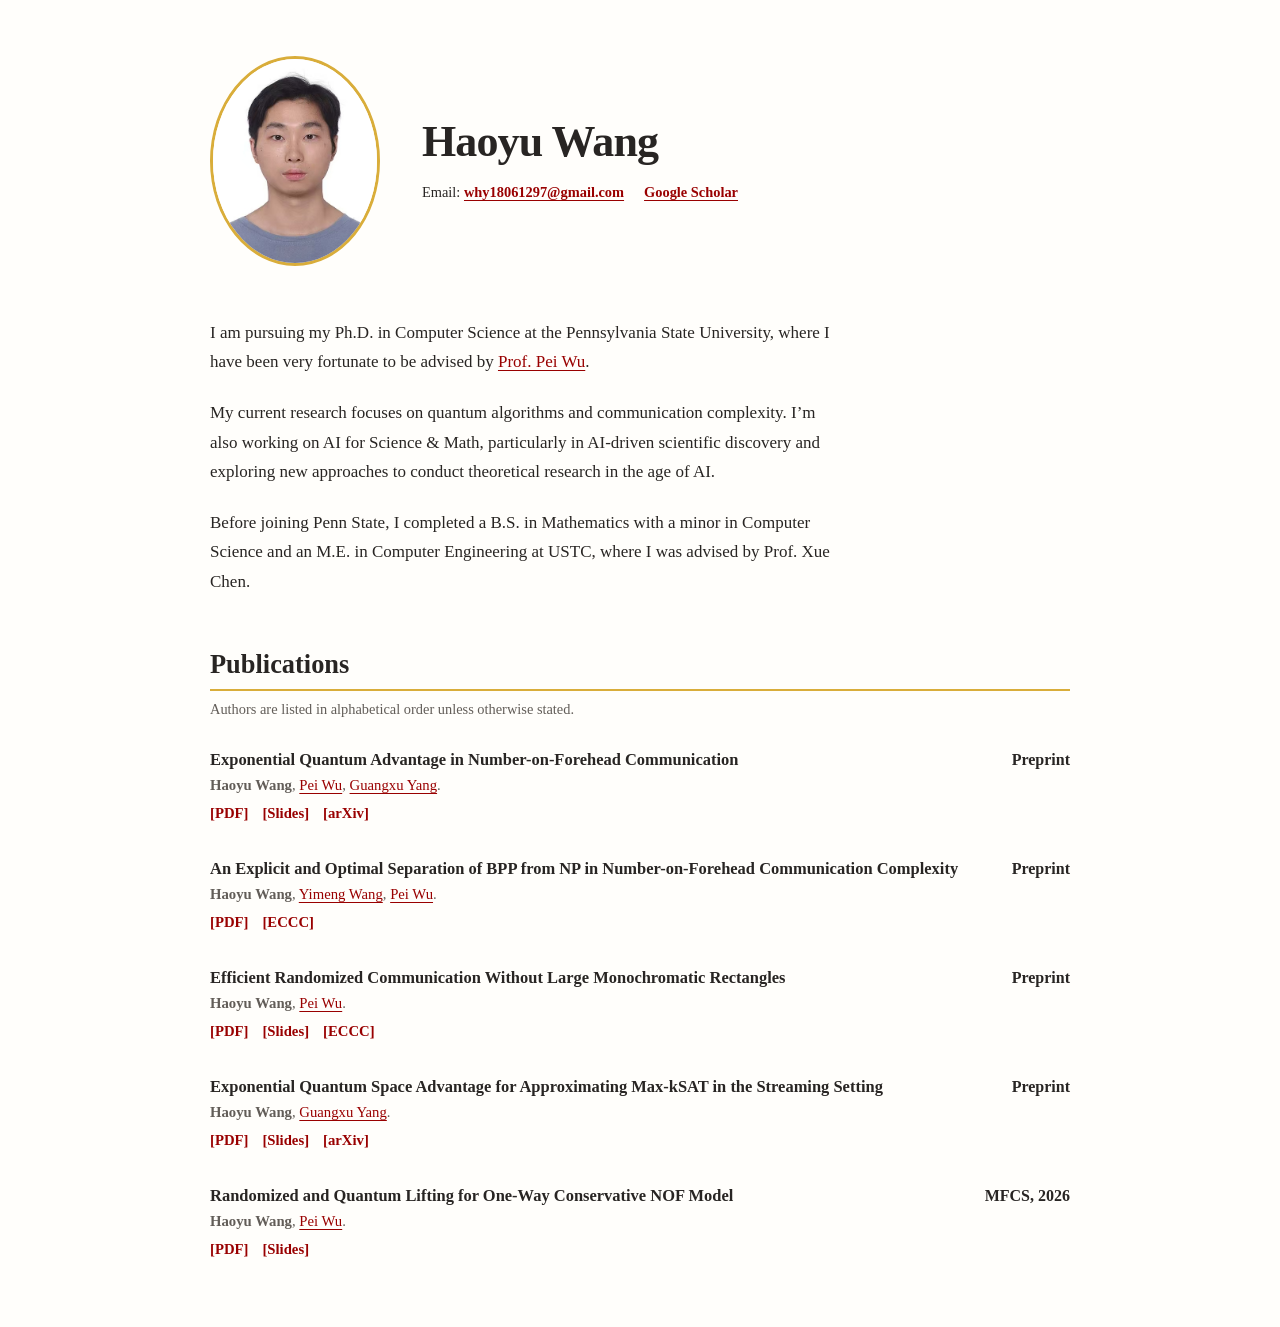
<file: index.html>
<!doctype html>
<html lang="en">
  <head>
    <meta charset="UTF-8" />
    <meta name="viewport" content="width=device-width, initial-scale=1" />

    <!-- 修改 1：浏览器标签页标题和搜索结果简介 -->
    <title>Haoyu Wang | Academic Homepage</title>
    <meta
      name="description"
      content="Haoyu Wang is a Computer Science Ph.D. student at Penn State, advised by Prof. Pei Wu, researching communication complexity and quantum algorithms."
    />

    <link rel="canonical" href="https://27oexpert.github.io/" />
    <meta property="og:type" content="profile" />
    <meta
      property="og:title"
      content="Haoyu Wang | Academic Homepage"
    />
    <meta
      property="og:description"
      content="Haoyu Wang is a Computer Science Ph.D. student at Penn State, advised by Prof. Pei Wu, researching communication complexity and quantum algorithms."
    />
    <meta property="og:url" content="https://27oexpert.github.io/" />
    <meta
      property="og:image"
      content="https://27oexpert.github.io/assets/photo.jpg"
    />
    <meta property="og:image:alt" content="Portrait of Haoyu Wang" />

    <script type="application/ld+json">
      {
        "@context": "https://schema.org",
        "@type": "ProfilePage",
        "url": "https://27oexpert.github.io/",
        "name": "Haoyu Wang | Academic Homepage",
        "mainEntity": {
          "@type": "Person",
          "@id": "https://27oexpert.github.io/#haoyu-wang",
          "name": "Haoyu Wang",
          "url": "https://27oexpert.github.io/",
          "image": "https://27oexpert.github.io/assets/photo.jpg",
          "jobTitle": "Ph.D. Student in Computer Science",
          "affiliation": {
            "@type": "CollegeOrUniversity",
            "name": "The Pennsylvania State University",
            "alternateName": "Penn State"
          },
          "sameAs": [
            "https://scholar.google.com/citations?user=5UsbgVEAAAAJ",
            "https://github.com/27OExpert"
          ],
          "knowsAbout": [
            "Communication complexity",
            "Quantum algorithms",
            "AI for Science"
          ]
        }
      }
    </script>

    <link rel="icon" href="assets/favicon.svg" type="image/svg+xml" />
    <link rel="stylesheet" href="styles.css" />
  </head>

  <body>
    <a class="skip-link" href="#main-content">Skip to main content</a>

    <main id="main-content" class="container">
      <!-- ============================================================
        修改 2：照片与基本信息
        - 把 assets/profile-placeholder.svg 换成你的照片，例如 assets/profile.jpg
        - 建议使用正方形照片，尺寸至少 600 x 600 像素
        - 修改姓名、学校、邮箱和个人链接
      ============================================================= -->
      <header class="profile">
        <img
          class="portrait"
          src="assets/photo.jpg"
          alt="Portrait of Haoyu Wang"
          width="210"
          height="210"
        />

        <div class="profile-copy">
          <h1>Haoyu Wang</h1>

          <p class="profile-links">
            <span>Email: <a href="mailto:why18061297@gmail.com">why18061297@gmail.com</a></span>
            <a
              href="https://scholar.google.com/citations?user=5UsbgVEAAAAJ&hl=zh-CN"
              target="_blank"
              rel="noopener noreferrer"
            >Google Scholar</a>
          </p>
        </div>
      </header>

      <!-- ============================================================
        修改 3：个人介绍（按你的要求，只保留两段）
        直接替换下面两个段落中的文字和链接即可。
      ============================================================= -->
      <section class="about" aria-label="About me">
        <p>
          I am pursuing my Ph.D. in Computer Science at the Pennsylvania State University, where I have been very fortunate to be advised by
          <a href="https://pwu.netlify.app/">Prof. Pei Wu</a>.
        </p>
        <p>
          My current research focuses on quantum algorithms and communication complexity. I’m also working on AI for Science &amp Math, particularly in AI-driven scientific discovery and exploring new approaches to conduct theoretical research in the age of AI.
        </p>
        <p>
          Before joining Penn State, I completed a B.S. in Mathematics with a
          minor in Computer Science and an M.E. in Computer Engineering at USTC,
          where I was advised by Prof. Xue Chen.
        </p>
      </section>

      <!-- ============================================================
        修改 4：论文列表
        复制一整段 <article class="publication">...</article> 来新增论文。
        用 <strong>...</strong> 加粗你自己的姓名。
      ============================================================= -->
      <section class="publications" aria-labelledby="publications-title">
        <h2 id="publications-title">Publications</h2>
        <p class="publication-note">
          Authors are listed in alphabetical order unless otherwise stated.
        </p>

        <div class="publication-list">
            <article class="publication">
            <div class="publication-heading">
              <h3>Exponential Quantum Advantage in Number-on-Forehead Communication</h3>
              <p class="venue">Preprint</p>
            </div>
            <p class="authors">
              <strong>Haoyu Wang</strong>, <a href="https://pwu.netlify.app/">Pei Wu</a>, <a href="https://guangxu-yang.github.io/">Guangxu Yang</a>.
            </p>
            <p class="paper-links">
              <a href="assets/paper-quantum-advantage-nof.pdf" target="_blank" rel="noopener noreferrer">[PDF]</a>
              <a href="assets/slides-quantum-advantage-nof.html?v=8115e60#s1" target="_blank" rel="noopener noreferrer">[Slides]</a>
              <a href="https://arxiv.org/abs/2609.40273" target="_blank" rel="noopener noreferrer">[arXiv]</a>
            </p>
          </article>
            
            <article class="publication">
            <div class="publication-heading">
              <h3>An Explicit and Optimal Separation of BPP from NP in Number-on-Forehead Communication Complexity</h3>
              <p class="venue">Preprint</p>
            </div>
            <p class="authors">
              <strong>Haoyu Wang</strong>, <a href="https://kobe-yimeng-wang.github.io/"> Yimeng Wang</a>, <a href="https://pwu.netlify.app/">Pei Wu</a>.
            </p>
            <p class="paper-links">
              <a href="assets/paper-bpp-vs-np-nof.pdf" target="_blank" rel="noopener noreferrer">[PDF]</a>
              <a href="https://eccc.weizmann.ac.il/report/2026/187/" target="_blank" rel="noopener noreferrer">[ECCC]</a>
            </p>
          </article>

           <article class="publication">
           <div class="publication-heading">
              <h3>Efficient Randomized Communication Without Large Monochromatic Rectangles</h3>
              <p class="venue">Preprint</p>
            </div>
            <p class="authors">
              <strong>Haoyu Wang</strong>, <a href="https://pwu.netlify.app/">Pei Wu</a>.
            </p>
            <p class="paper-links">
              <a href="assets/paper-monochromatic-rectangles.pdf" target="_blank" rel="noopener noreferrer">[PDF]</a>
              <a href="assets/slides-monochromatic-rectangles.html?v=8115e60#s1" target="_blank" rel="noopener noreferrer">[Slides]</a>
              <a href="https://eccc.weizmann.ac.il/report/2026/190/" target="_blank" rel="noopener noreferrer">[ECCC]</a>
            </p>
          </article>

          
          <article class="publication">
            <div class="publication-heading">
              <h3>Exponential Quantum Space Advantage for Approximating Max-kSAT in the Streaming Setting</h3>
              <p class="venue">Preprint</p>
            </div>
            <p class="authors">
              <strong>Haoyu Wang</strong>, <a href="https://guangxu-yang.github.io/">Guangxu Yang</a>.
            </p>
            <p class="paper-links">
              <a href="assets/paper-quantum-streaming-maxksat.pdf" target="_blank" rel="noopener noreferrer">[PDF]</a>
              <a href="assets/slides-quantum_streaming_maxksat.pdf" target="_blank" rel="noopener noreferrer">[Slides]</a>
              <a href="https://arxiv.org/abs/2606.05366" target="_blank" rel="noopener noreferrer">[arXiv]</a>
            </p>
          </article>

          <article class="publication">
            <div class="publication-heading">
              <h3>Randomized and Quantum Lifting for One-Way Conservative NOF Model</h3>
              <p class="venue">MFCS, 2026</p>
            </div>
            <p class="authors">
              <strong>Haoyu Wang</strong>, <a href="https://pwu.netlify.app/">Pei Wu</a>.
            </p>
            <p class="paper-links">
              <a href="assets/paper-one-way-conservative-nof.pdf" target="_blank" rel="noopener noreferrer">[PDF]</a>
              <a href="assets/slides-randomized_and_quantum_liftings.pdf" target="_blank" rel="noopener noreferrer">[Slides]</a>
            </p>
          </article>

        </div>
      </section>
    </main>

  </body>
</html>
</file>
<file: styles.css>
:root {
  /* 想换主题色时，只需要修改下面两行 */
  --accent: #990000;
  --gold: #d9ad3a;

  --ink: #282523;
  --muted: #625d58;
  --paper: #fffefb;
  --content-width: 860px;
}

*,
*::before,
*::after {
  box-sizing: border-box;
}

html {
  scroll-behavior: smooth;
}

body {
  margin: 0;
  color: var(--ink);
  background: var(--paper);
  font-family: Georgia, "Times New Roman", "Songti SC", "SimSun", serif;
  font-size: 17px;
  line-height: 1.72;
  -webkit-font-smoothing: antialiased;
}

.container {
  width: min(var(--content-width), calc(100% - 40px));
  margin-inline: auto;
}

.skip-link {
  position: fixed;
  z-index: 10;
  top: 12px;
  left: 12px;
  padding: 7px 12px;
  color: #fff;
  background: var(--accent);
  transform: translateY(-160%);
}

.skip-link:focus {
  transform: translateY(0);
}

a {
  color: var(--accent);
  text-decoration-thickness: 1px;
  text-underline-offset: 0.18em;
}

a:hover {
  text-decoration-thickness: 2px;
}

a:focus-visible {
  outline: 3px solid rgba(217, 173, 58, 0.6);
  outline-offset: 3px;
}

.profile {
  display: grid;
  grid-template-columns: 170px minmax(0, 1fr);
  gap: 42px;
  align-items: center;
  padding-block: 56px 46px;
}

.portrait {
  display: block;
  width: 170px;
  aspect-ratio: 1;
  border: 3px solid var(--gold);
  border-radius: 50%;
  object-fit: cover;
}

.profile h1 {
  margin: 0 0 8px;
  font-size: clamp(2.15rem, 5vw, 2.75rem);
  line-height: 1.15;
  letter-spacing: -0.02em;
}

.profile h1 span {
  margin-left: 0.28em;
  color: var(--muted);
  font-family: "Songti SC", "SimSun", serif;
  font-size: 0.52em;
  font-weight: 400;
  letter-spacing: 0.08em;
  white-space: nowrap;
}

.profile-links {
  margin: 0;
}

.profile-links {
  display: flex;
  flex-wrap: wrap;
  gap: 6px 20px;
  margin-top: 13px;
  font-size: 0.9rem;
}

.profile-links a {
  font-weight: 600;
}

.about {
  max-width: 74ch;
  padding-block: 6px 52px;
}

.about p {
  margin: 0 0 22px;
}

.about p:last-child {
  margin-bottom: 0;
}

.publications {
  padding-bottom: 64px;
}

.publications h2 {
  margin: 0;
  padding-bottom: 8px;
  border-bottom: 2px solid var(--gold);
  font-size: 1.65rem;
  line-height: 1.25;
}

.publication-note {
  margin: 8px 0 28px;
  color: var(--muted);
  font-size: 0.9rem;
  line-height: 1.45;
}

.publication-list {
  display: grid;
  gap: 30px;
}

.publication-heading {
  display: grid;
  grid-template-columns: minmax(0, 1fr) max-content;
  gap: 24px;
  align-items: baseline;
  margin-bottom: 3px;
}

.publication h3 {
  min-width: 0;
  margin: 0;
  font-size: 1.03rem;
  line-height: 1.4;
}

.authors,
.paper-links {
  margin-top: 0;
  margin-bottom: 2px;
  font-size: 0.92rem;
  line-height: 1.55;
}

.authors {
  color: var(--muted);
}

.venue {
  margin: 0;
  color: var(--ink);
  font-size: 1rem;
  font-style: normal;
  font-weight: 600;
  line-height: 1.4;
  text-align: right;
  white-space: nowrap;
}

.paper-links {
  display: flex;
  flex-wrap: wrap;
  gap: 14px;
  margin-top: 5px;
}

.paper-links a {
  font-weight: 600;
  text-decoration: none;
}

.paper-links a:hover {
  text-decoration: underline;
}

@media (max-width: 620px) {
  .container {
    width: min(100% - 30px, var(--content-width));
  }

  .profile {
    grid-template-columns: 1fr;
    gap: 27px;
    padding-block: 44px 40px;
    text-align: center;
  }

  .portrait {
    width: 150px;
    margin-inline: auto;
  }

  .profile h1 span {
    display: block;
    margin: 8px 0 0;
    font-size: 0.5em;
  }

  .profile-links {
    justify-content: center;
  }

  .about {
    padding-bottom: 44px;
  }

  .publications {
    padding-bottom: 52px;
  }

  .publication-heading {
    gap: 14px;
  }

}

@media (prefers-reduced-motion: reduce) {
  html {
    scroll-behavior: auto;
  }
}

@media print {
  .skip-link {
    display: none;
  }

  body {
    color: #000;
    background: #fff;
    font-size: 11pt;
  }

  .profile {
    padding-block: 20px;
  }

  a {
    color: inherit;
  }
}
</file>
